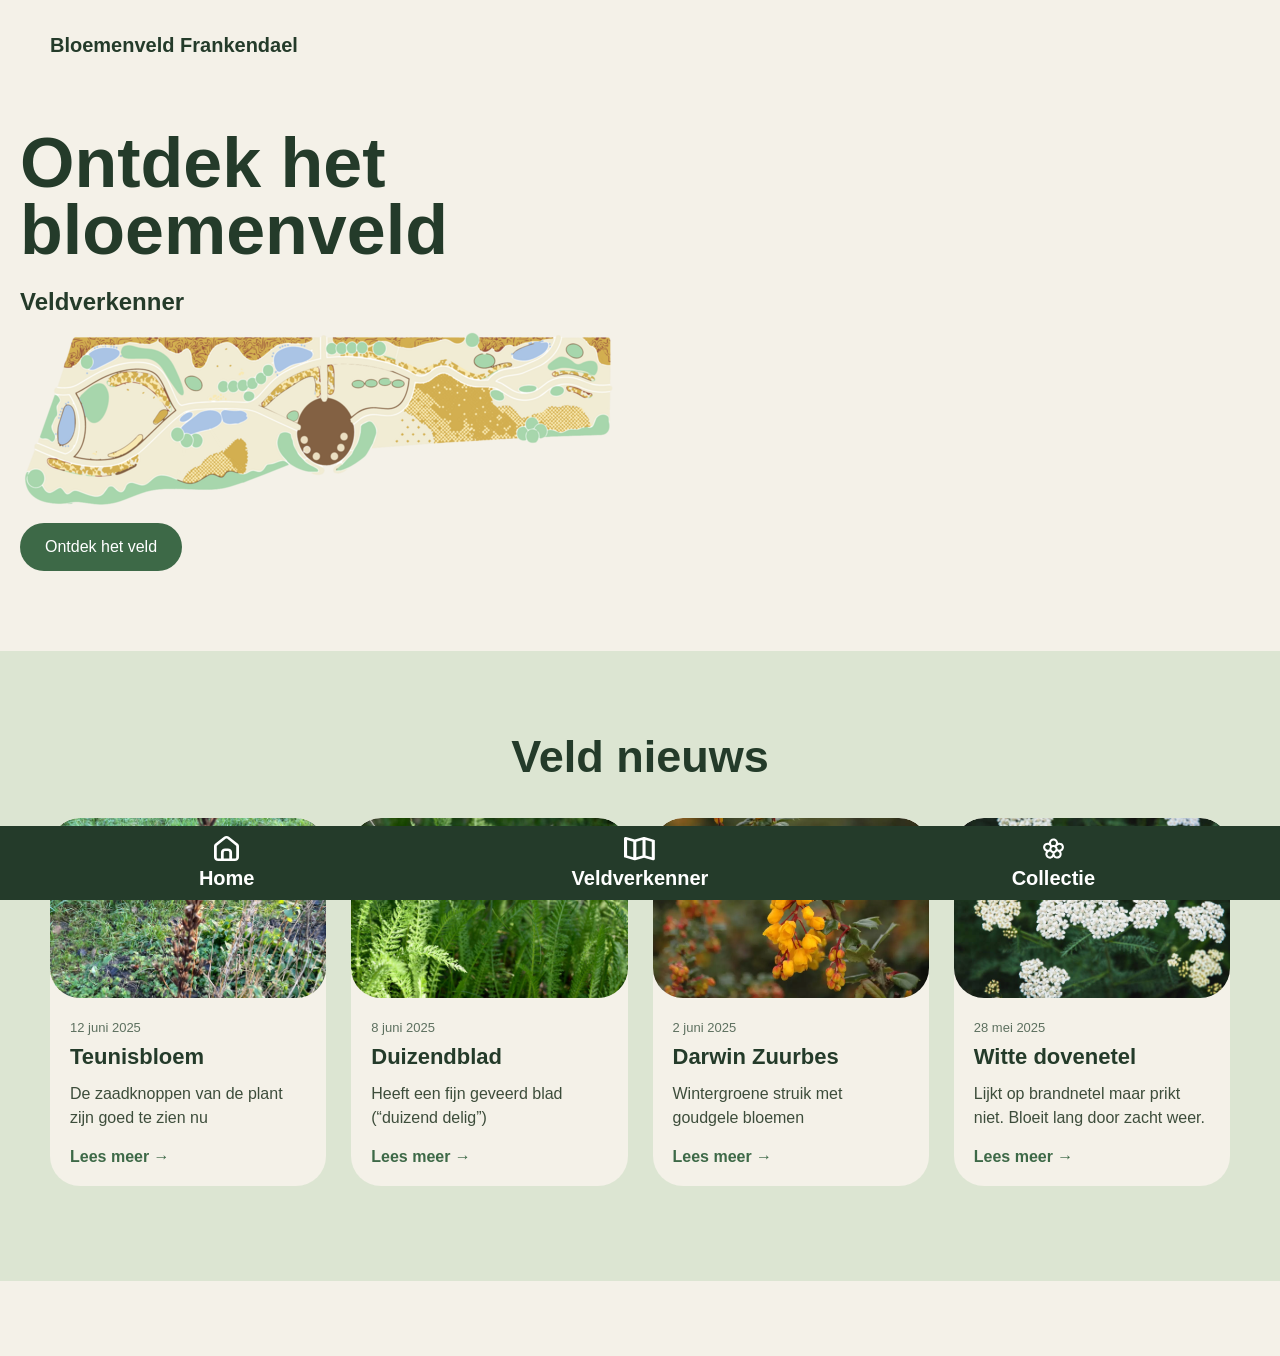
<file: Index.html>
<!DOCTYPE html>
<html lang="nl">

<head>
    <meta charset="UTF-8">
    <meta name="viewport" content="width=device-width, initial-scale=1.0">
    <title>Bloemenveld Frankendael</title>
    <link rel="stylesheet" href="style.css">
</head>

<body>

    <header>
        <a href="index.html" class="logo">
            Bloemenveld
            Frankendael
        </a>
    </header>

    <main>

        <section class="hero">
            <div class="hero-text">
                <h1>
                    Ontdek het
                    bloemenveld
                </h1>

                <!-- <p>
                    Ontdek de planten, bloemen en insecten
                    van het Bloemenveld in Park Frankendael.
                </p> -->
                <h2>Veldverkenner</h2>

                <img src="images/Plattegrond.png" alt="Bloemenveld">
                <a href="veldverkenner.html" class="button">Ontdek het veld</a>
            </div>

            <!-- <div class="hero-image">
                <div class="image-placeholder">
                    <img src="images/Plattegrond.png" alt="Bloemenveld">
                </div>
            </div> -->

        </section>

        <section class="news-section">
            <h2>Veld nieuws</h2>

            <div class="news-slider">

                <article class="news-card">
                    <img src="Bloemen/Teunisbloem.jpg" alt="Bloemen in het bloemenveld">
                    <div class="news-content">
                        <span class="news-date">12 juni 2025</span>
                        <h3>Teunisbloem</h3>
                        <p>De zaadknoppen van de plant zijn  goed te zien nu</p>
                        <a href="collectie.html">Lees meer →</a>
                    </div>
                </article>

                <article class="news-card">
                    <img src="Bloemen/Duizenblad.png" alt="Insecten in het bloemenveld">
                    <div class="news-content">
                        <span class="news-date">8 juni 2025</span>
                        <h3>Duizendblad</h3>
                        <p> Heeft een fijn geveerd blad (“duizend delig”)</p>
                        <a href="collectie.html">Lees meer →</a>
                    </div>
                </article>

                <article class="news-card">
                    <img src="Bloemen/Darwin Zuurbes.png" alt="Onderhoud aan het bloemenveld">
                    <div class="news-content">
                        <span class="news-date">2 juni 2025</span>
                        <h3>Darwin Zuurbes</h3>
                        <p>Wintergroene struik met goudgele bloemen</p>
                        <a href="collectie.html">Lees meer →</a>
                    </div>
                </article>

                <article class="news-card">
                    <img src="Bloemen/Witte dovenetel.png" alt="Ontdek het bloemenveld">
                    <div class="news-content">
                        <span class="news-date">28 mei 2025</span>
                        <h3>Witte dovenetel</h3>
                        <p> Lijkt op brandnetel maar prikt niet. Bloeit lang door zacht weer.</p>
                        <a href="collectie.html">Lees meer →</a>
                    </div>
                </article>

            </div>
        </section>

        <!-- <section class="intro">

            <h2>
                Kijk rond en ontdek<br>
                wat er groeit en bloeit
            </h2>

            <p>
                Het Bloemenveld Frankendael is een plek waar
                natuur en buurt samenkomen. Bekijk welke planten
                er te vinden zijn en ontdek het park op een andere manier.
            </p>
        </section> -->

    </main>

    <footer class="main-footer">
        <ul>
            <li>
                <a href="index.html" class="active">
                    <img src="images/Home.svg" alt="Logo" class="icon">
                    <span>Home</span>
                </a>
            </li>

            <li>
                <a href="veldverkenner.html">
                    <img src="images/Veldverkenner.svg" alt="Logo" class="icon">
                    <span>Veldverkenner</span>
                </a>
            </li>

            <li>
                <a href="collectie.html">
                    <img src="images/Collectie.svg" alt="Logo" class="icon">
                    <span>Collectie</span>
                </a>
            </li>
        </ul>
    </footer>

</body>

</html>
</file>
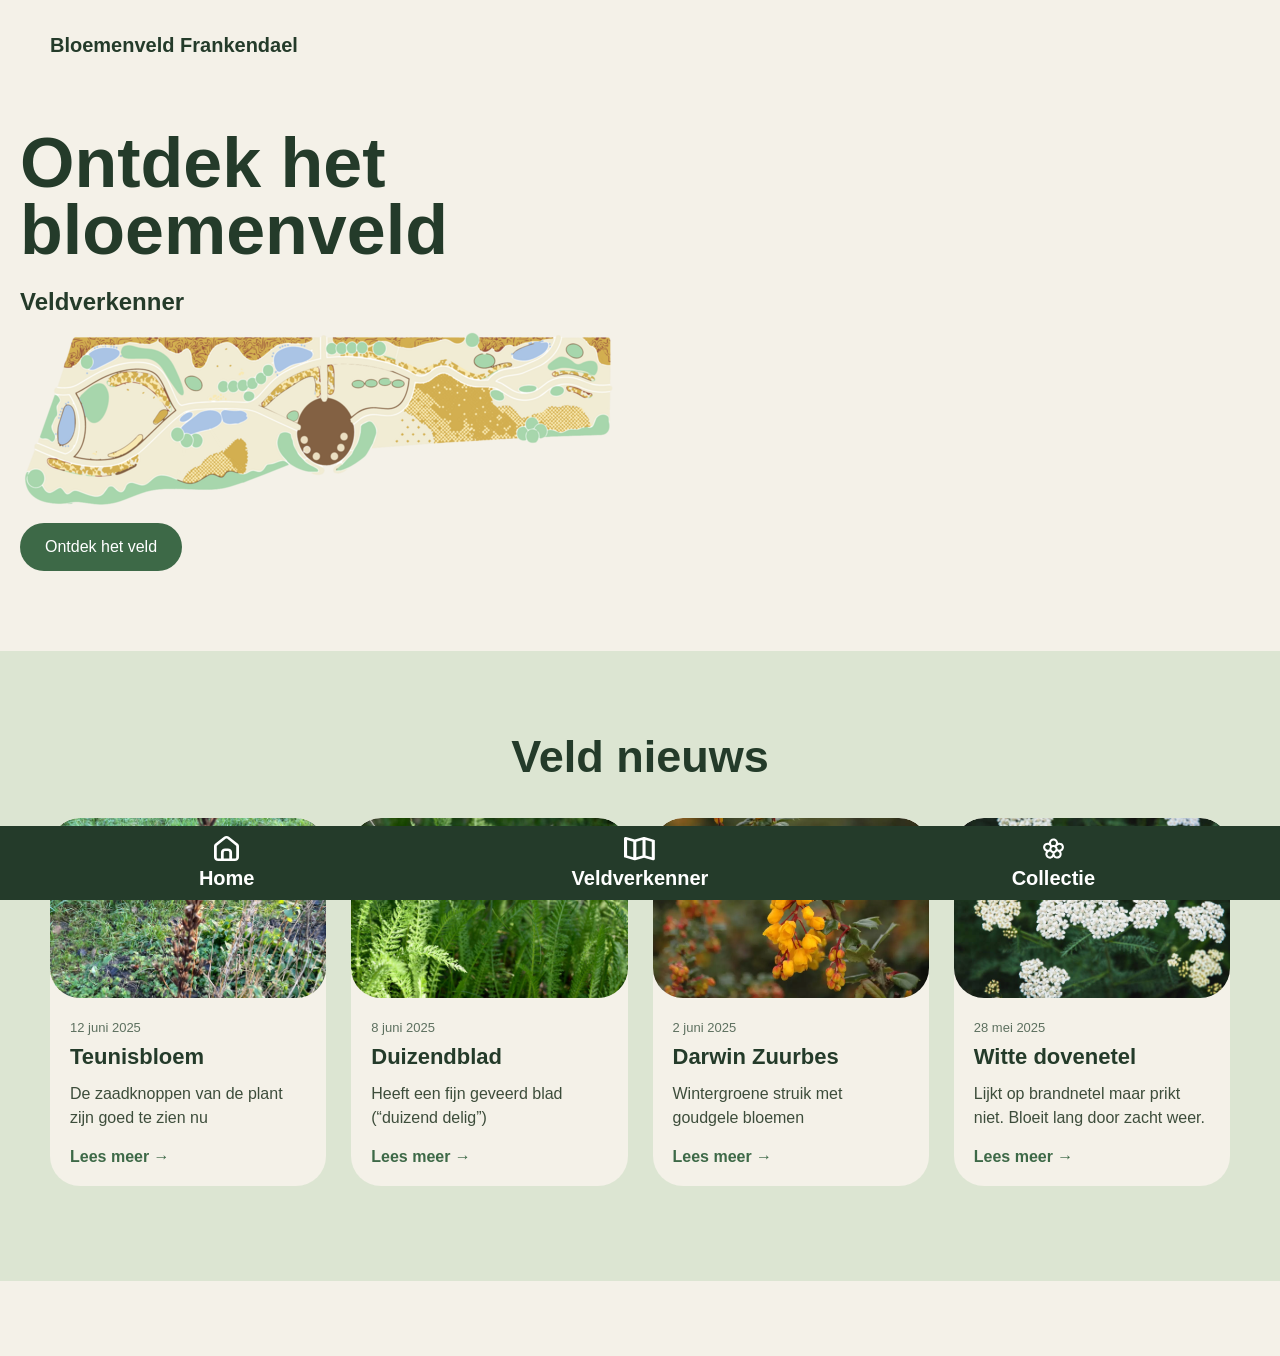
<file: index.html>
<!DOCTYPE html>
<html lang="nl">

<head>
    <meta charset="UTF-8">
    <meta name="viewport" content="width=device-width, initial-scale=1.0">
    <title>Bloemenveld Frankendael</title>
    <link rel="stylesheet" href="style.css">
</head>

<body>

    <header>
        <a href="index.html" class="logo">
            Bloemenveld
            Frankendael
        </a>
    </header>

    <main>

        <section class="hero">
            <div class="hero-text">
                <h1>
                    Ontdek het
                    bloemenveld
                </h1>

                <!-- <p>
                    Ontdek de planten, bloemen en insecten
                    van het Bloemenveld in Park Frankendael.
                </p> -->
                <h2>Veldverkenner</h2>

                <img src="images/Plattegrond.png" alt="Bloemenveld">
                <a href="veldverkenner.html" class="button">Ontdek het veld</a>
            </div>

            <!-- <div class="hero-image">
                <div class="image-placeholder">
                    <img src="images/Plattegrond.png" alt="Bloemenveld">
                </div>
            </div> -->

        </section>

        <section class="news-section">
            <h2>Veld nieuws</h2>

            <div class="news-slider">

                <article class="news-card">
                    <img src="Bloemen/Teunisbloem.jpg" alt="Bloemen in het bloemenveld">
                    <div class="news-content">
                        <span class="news-date">12 juni 2025</span>
                        <h3>Teunisbloem</h3>
                        <p>De zaadknoppen van de plant zijn  goed te zien nu</p>
                        <a href="collectie.html">Lees meer →</a>
                    </div>
                </article>

                <article class="news-card">
                    <img src="Bloemen/Duizenblad.png" alt="Insecten in het bloemenveld">
                    <div class="news-content">
                        <span class="news-date">8 juni 2025</span>
                        <h3>Duizendblad</h3>
                        <p> Heeft een fijn geveerd blad (“duizend delig”)</p>
                        <a href="collectie.html">Lees meer →</a>
                    </div>
                </article>

                <article class="news-card">
                    <img src="Bloemen/Darwin Zuurbes.png" alt="Onderhoud aan het bloemenveld">
                    <div class="news-content">
                        <span class="news-date">2 juni 2025</span>
                        <h3>Darwin Zuurbes</h3>
                        <p>Wintergroene struik met goudgele bloemen</p>
                        <a href="collectie.html">Lees meer →</a>
                    </div>
                </article>

                <article class="news-card">
                    <img src="Bloemen/Witte dovenetel.png" alt="Ontdek het bloemenveld">
                    <div class="news-content">
                        <span class="news-date">28 mei 2025</span>
                        <h3>Witte dovenetel</h3>
                        <p> Lijkt op brandnetel maar prikt niet. Bloeit lang door zacht weer.</p>
                        <a href="collectie.html">Lees meer →</a>
                    </div>
                </article>

            </div>
        </section>

        <!-- <section class="intro">

            <h2>
                Kijk rond en ontdek<br>
                wat er groeit en bloeit
            </h2>

            <p>
                Het Bloemenveld Frankendael is een plek waar
                natuur en buurt samenkomen. Bekijk welke planten
                er te vinden zijn en ontdek het park op een andere manier.
            </p>
        </section> -->

    </main>

    <footer class="main-footer">
        <ul>
            <li>
                <a href="index.html" class="active">
                    <img src="images/Home.svg" alt="Logo" class="icon">
                    <span>Home</span>
                </a>
            </li>

            <li>
                <a href="veldverkenner.html">
                    <img src="images/Veldverkenner.svg" alt="Logo" class="icon">
                    <span>Veldverkenner</span>
                </a>
            </li>

            <li>
                <a href="collectie.html">
                    <img src="images/Collectie.svg" alt="Logo" class="icon">
                    <span>Collectie</span>
                </a>
            </li>
        </ul>
    </footer>

</body>

</html>
</file>
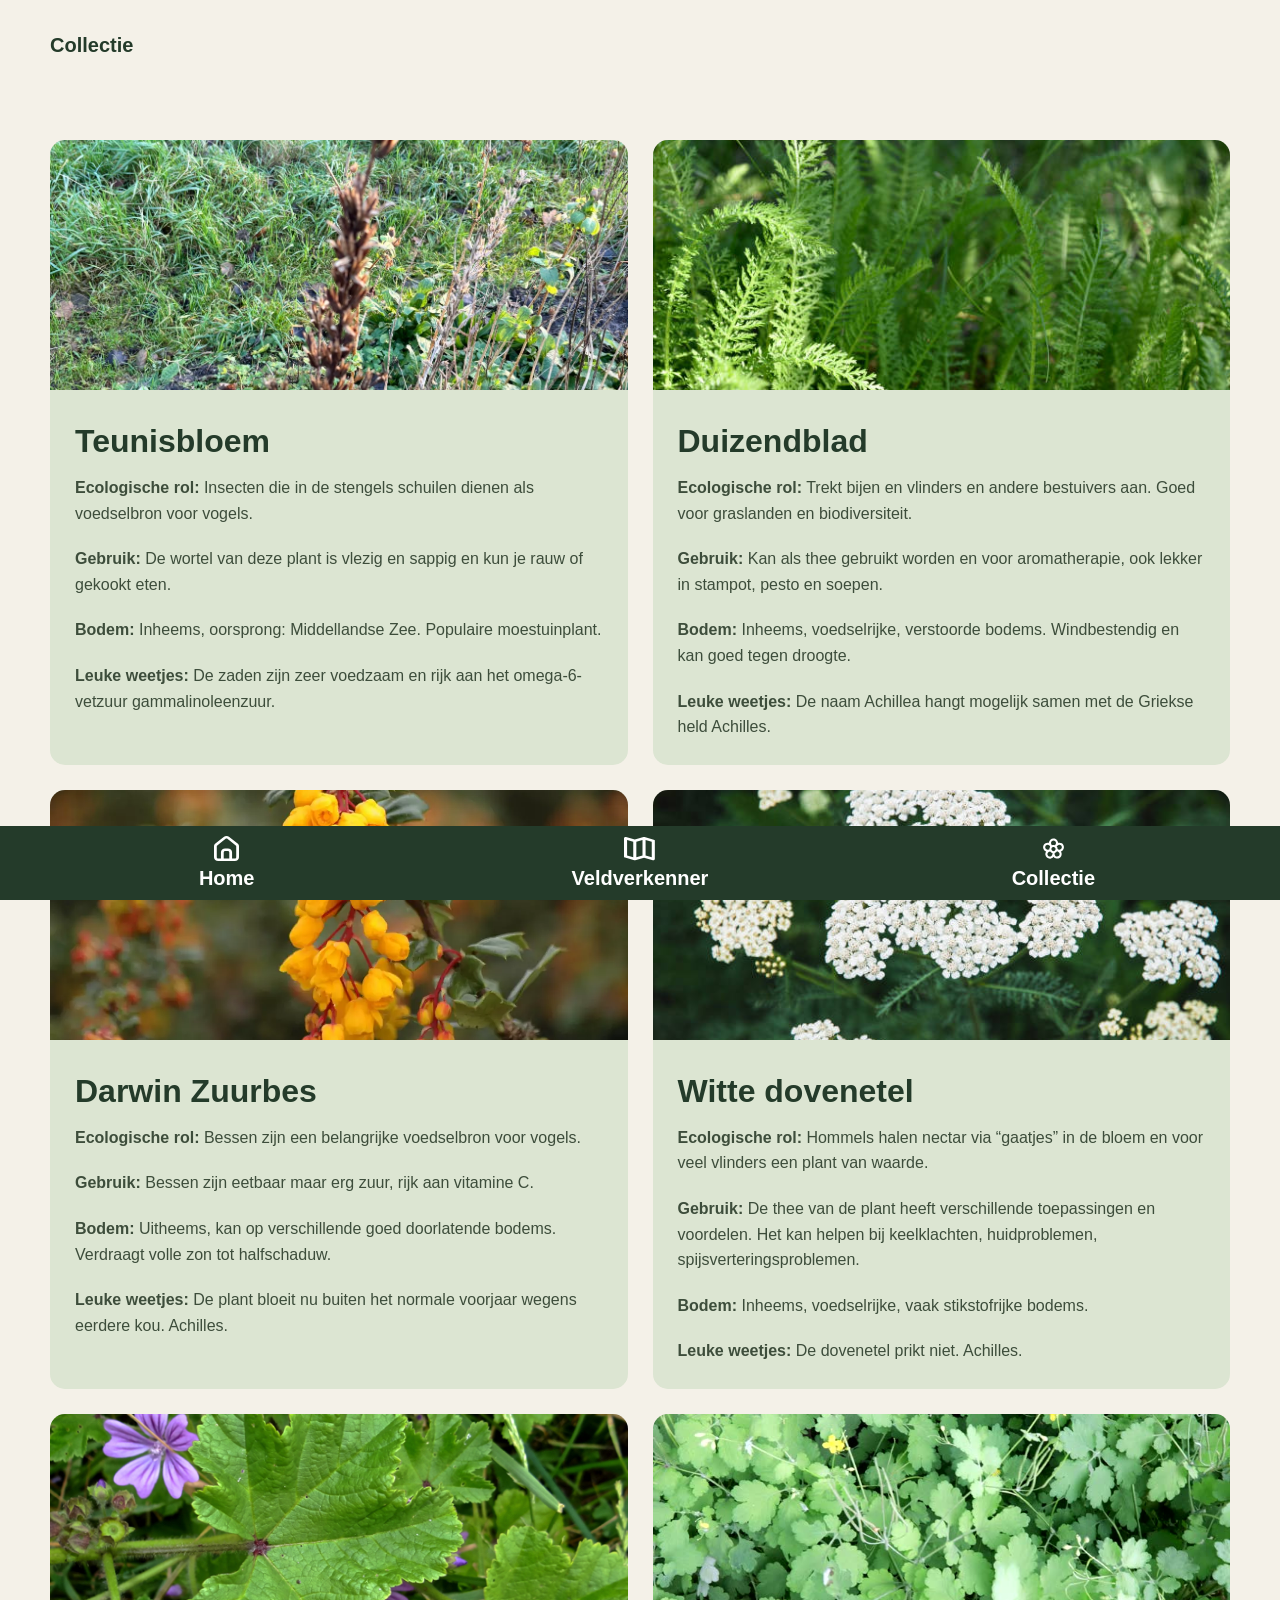
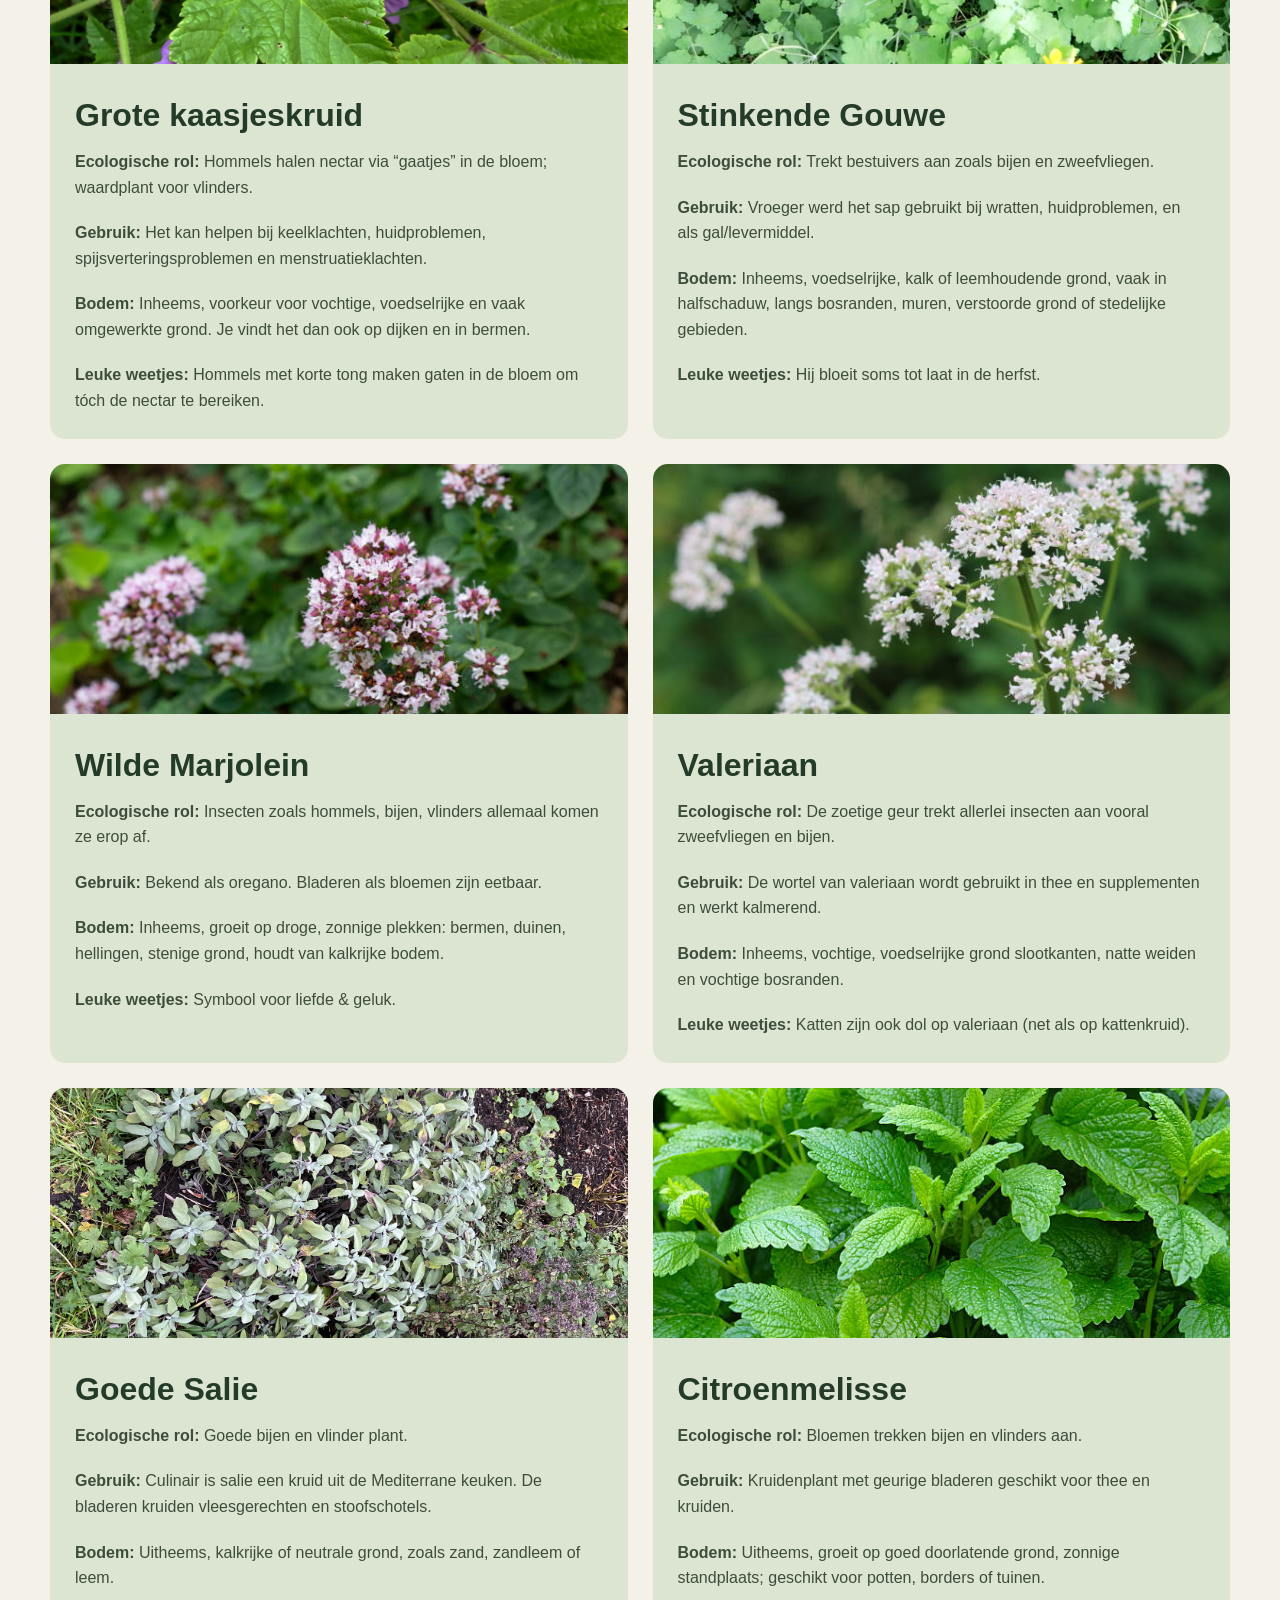
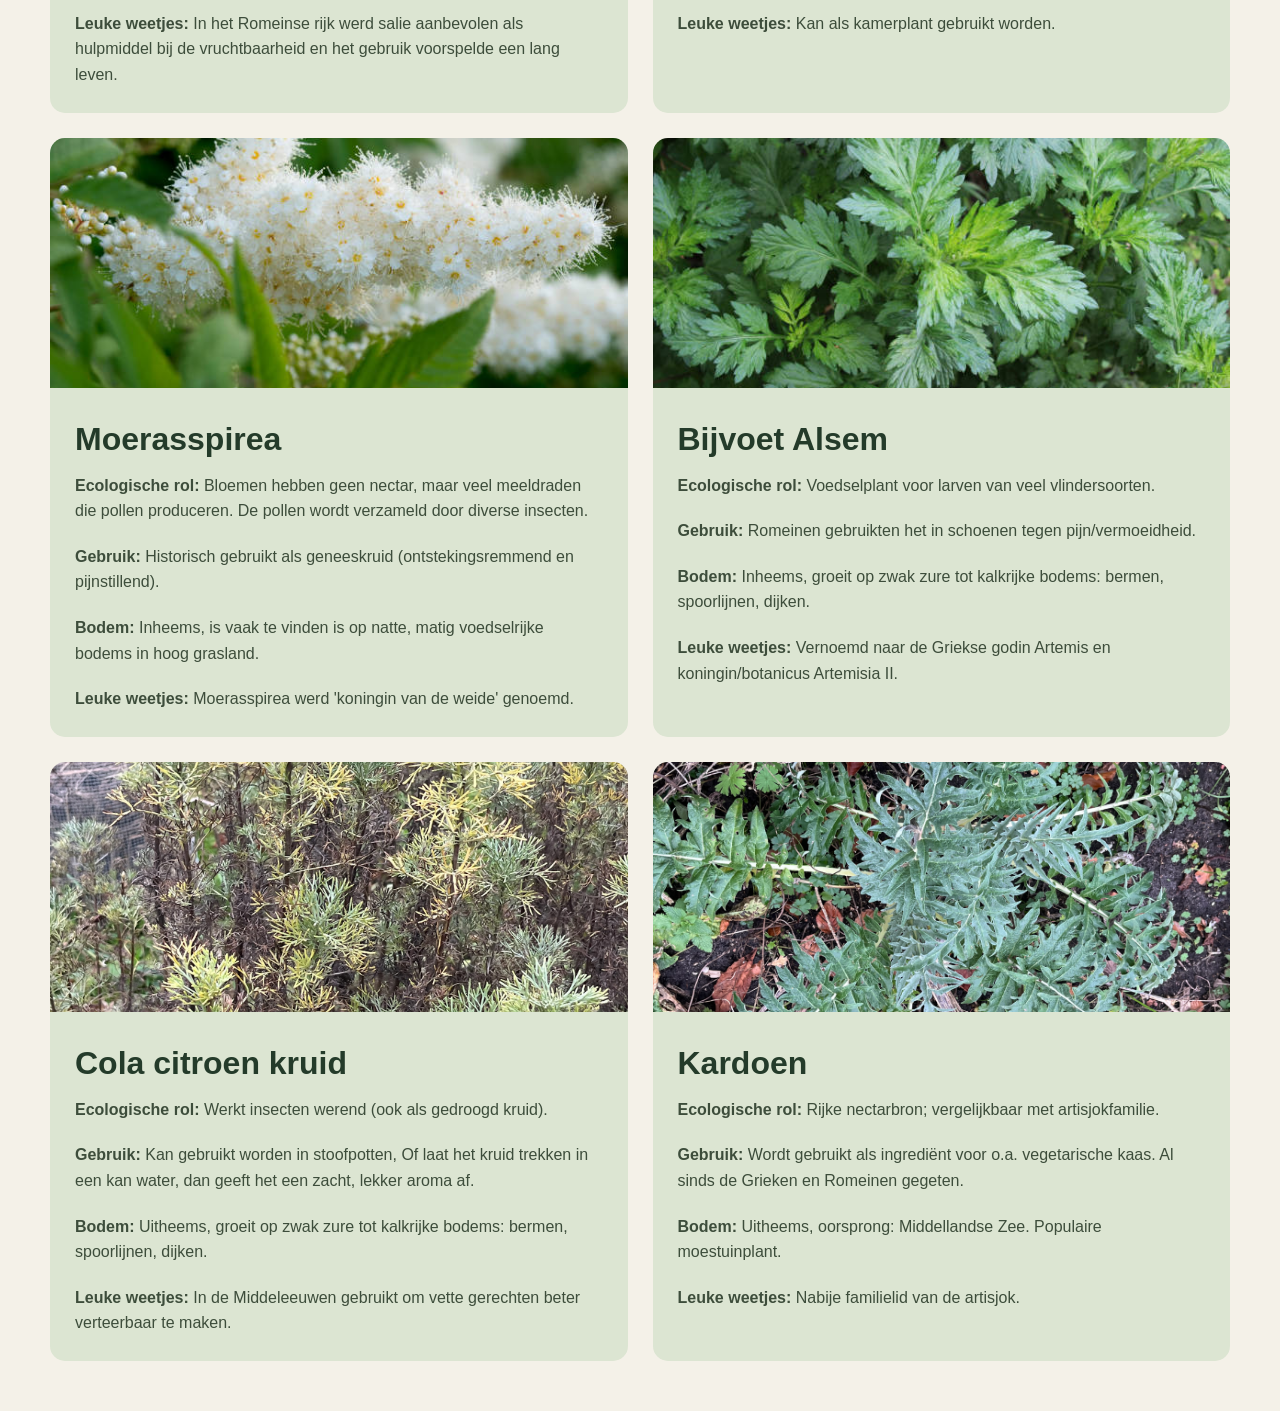
<file: collectie.html>
<!DOCTYPE html>
<html lang="nl">

<head>
    <meta charset="UTF-8">
    <meta name="viewport" content="width=device-width, initial-scale=1.0">
    <title>Collectie</title>
    <link rel="stylesheet" href="style.css">
</head>

<body>

    <header>
        <a href="index.html" class="logo">
            Collectie
        </a>
    </header>

    <main class="collectie">

        <!-- <section class="collectie-header">
            <h1>Ontdek de bloemen</h1>
        </section> -->

        <section class="bloemen-lijst">

            <article class="bloem-item">
                <img src="Bloemen/Teunisbloem.jpg" alt="Teunisbloem">

                <div class="bloem-info">
                    <h2>Teunisbloem</h2>
                    <p>
                        <strong>Ecologische rol:</strong> Insecten die in de stengels schuilen dienen als voedselbron
                        voor vogels.
                    </p>
                    <p>
                        <strong>Gebruik:</strong> De wortel van deze plant is vlezig en sappig en kun je rauw of gekookt
                        eten.
                    </p>
                    <p>
                        <strong>Bodem:</strong> Inheems, oorsprong: Middellandse Zee. Populaire moestuinplant.
                    </p>
                    <p>
                        <strong>Leuke weetjes:</strong> De zaden zijn zeer voedzaam en rijk aan het omega-6-vetzuur
                        gammalinoleenzuur.
                    </p>
                </div>
            </article>

            <article class="bloem-item">
                <img src="Bloemen/Duizenblad.png" alt="Duizendblad">

                <div class="bloem-info">
                    <h2>Duizendblad</h2>
                    <p>
                        <strong>Ecologische rol:</strong> Trekt bijen en vlinders en andere bestuivers aan. Goed voor
                        graslanden en biodiversiteit.
                    </p>
                    <p>
                        <strong>Gebruik:</strong> Kan als thee gebruikt worden en voor aromatherapie, ook lekker in
                        stampot, pesto en soepen.
                    </p>
                    <p>
                        <strong>Bodem:</strong> Inheems, voedselrijke, verstoorde bodems. Windbestendig en kan goed
                        tegen droogte.
                    </p>
                    <p>
                        <strong>Leuke weetjes:</strong> De naam Achillea hangt mogelijk samen met de Griekse held
                        Achilles.
                    </p>
                </div>
            </article>

            <article class="bloem-item">
                <img src="Bloemen/Darwin Zuurbes.png" alt="Darwin Zuurbes">

                <div class="bloem-info">
                    <h2>Darwin Zuurbes</h2>
                    <p>
                        <strong>Ecologische rol:</strong> Bessen zijn een belangrijke voedselbron voor vogels.
                    </p>
                    <p>
                        <strong>Gebruik:</strong> Bessen zijn eetbaar maar erg zuur, rijk aan vitamine C.
                    </p>
                    <p>
                        <strong>Bodem:</strong> Uitheems, kan op verschillende goed doorlatende bodems. Verdraagt volle
                        zon tot halfschaduw.
                    </p>
                    <p>
                        <strong>Leuke weetjes:</strong> De plant bloeit nu buiten het normale voorjaar wegens eerdere
                        kou.
                        Achilles.
                    </p>
                </div>
            </article>

            <article class="bloem-item">
                <img src="Bloemen/Witte dovenetel.png" alt="Witte dovenetel">

                <div class="bloem-info">
                    <h2>Witte dovenetel</h2>
                    <p>
                        <strong>Ecologische rol:</strong> Hommels halen nectar via “gaatjes” in de bloem en voor veel
                        vlinders een plant van waarde.
                    </p>
                    <p>
                        <strong>Gebruik:</strong> De thee van de plant heeft verschillende toepassingen en
                        voordelen. Het kan helpen bij keelklachten, huidproblemen, spijsverteringsproblemen.
                    </p>
                    <p>
                        <strong>Bodem:</strong> Inheems, voedselrijke, vaak stikstofrijke bodems.
                    </p>
                    <p>
                        <strong>Leuke weetjes:</strong> De dovenetel prikt niet.
                        Achilles.
                    </p>
                </div>
            </article>

            <article class="bloem-item">
                <img src="Bloemen/Grote kaasjeskruid.png" alt="Grote kaasjeskruid">

                <div class="bloem-info">
                    <h2>Grote kaasjeskruid</h2>
                    <p>
                        <strong>Ecologische rol:</strong> Hommels halen nectar via “gaatjes” in de bloem; waardplant
                        voor vlinders.
                    </p>
                    <p>
                        <strong>Gebruik:</strong> Het kan helpen bij keelklachten, huidproblemen,
                        spijsverteringsproblemen en
                        menstruatieklachten.
                    </p>
                    <p>
                        <strong>Bodem:</strong> Inheems, voorkeur voor vochtige, voedselrijke en vaak omgewerkte grond.
                        Je vindt het dan ook op dijken en in bermen.
                    </p>
                    <p>
                        <strong>Leuke weetjes:</strong> Hommels met korte tong maken gaten in de bloem om tóch de nectar
                        te bereiken.
                    </p>
                </div>
            </article>

            <article class="bloem-item">
                <img src="Bloemen/Stinkende Gouwe.png" alt="Stinkende Gouwe">

                <div class="bloem-info">
                    <h2>Stinkende Gouwe</h2>
                    <p>
                        <strong>Ecologische rol:</strong> Trekt bestuivers aan zoals bijen en zweefvliegen.
                    </p>
                    <p>
                        <strong>Gebruik:</strong> Vroeger werd het sap gebruikt bij wratten, huidproblemen, en als
                        gal/levermiddel.
                    </p>
                    <p>
                        <strong>Bodem:</strong> Inheems, voedselrijke, kalk of leemhoudende grond, vaak in
                        halfschaduw, langs bosranden, muren, verstoorde grond of stedelijke gebieden.
                    </p>
                    <p>
                        <strong>Leuke weetjes:</strong> Hij bloeit soms tot laat in de herfst.
                    </p>
                </div>
            </article>

            <article class="bloem-item">
                <img src="Bloemen/Wild Marjolein.png" alt="Wilde Marjolein">

                <div class="bloem-info">
                    <h2>Wilde Marjolein</h2>
                    <p>
                        <strong>Ecologische rol:</strong> Insecten zoals hommels, bijen, vlinders allemaal komen ze erop
                        af.
                    </p>
                    <p>
                        <strong>Gebruik:</strong> Bekend als oregano. Bladeren als bloemen zijn eetbaar.
                    </p>
                    <p>
                        <strong>Bodem:</strong> Inheems, groeit op droge, zonnige plekken: bermen, duinen, hellingen,
                        stenige grond, houdt van kalkrijke bodem.
                    </p>
                    <p>
                        <strong>Leuke weetjes:</strong> Symbool voor liefde & geluk.
                    </p>
                </div>
            </article>

            <article class="bloem-item">
                <img src="Bloemen/Valeriaan.png" alt="Valeriaan">

                <div class="bloem-info">
                    <h2>Valeriaan</h2>
                    <p>
                        <strong>Ecologische rol:</strong> De zoetige geur trekt allerlei insecten aan vooral
                        zweefvliegen en bijen.
                    </p>
                    <p>
                        <strong>Gebruik:</strong> De wortel van valeriaan wordt gebruikt in thee en supplementen en
                        werkt kalmerend.
                    </p>
                    <p>
                        <strong>Bodem:</strong> Inheems, vochtige, voedselrijke grond slootkanten, natte weiden en
                        vochtige bosranden.
                    </p>
                    <p>
                        <strong>Leuke weetjes:</strong> Katten zijn ook dol op valeriaan (net als op kattenkruid).
                    </p>
                </div>
            </article>

            <article class="bloem-item">
                <img src="Bloemen/Goede Salie.png" alt="Goede Salie">

                <div class="bloem-info">
                    <h2>Goede Salie</h2>
                    <p>
                        <strong>Ecologische rol:</strong> Goede bijen en vlinder plant.
                    </p>
                    <p>
                        <strong>Gebruik:</strong> Culinair is salie een kruid uit de Mediterrane keuken. De bladeren
                        kruiden vleesgerechten en stoofschotels.
                    </p>
                    <p>
                        <strong>Bodem:</strong> Uitheems, kalkrijke of neutrale grond, zoals zand, zandleem of leem.
                    </p>
                    <p>
                        <strong>Leuke weetjes:</strong> In het Romeinse rijk werd salie aanbevolen als hulpmiddel bij de
                        vruchtbaarheid en het gebruik voorspelde een lang leven.
                    </p>
                </div>
            </article>

            <article class="bloem-item">
                <img src="Bloemen/Citroenmelisse.png" alt="Citroenmelisse">

                <div class="bloem-info">
                    <h2>Citroenmelisse</h2>
                    <p>
                        <strong>Ecologische rol:</strong> Bloemen trekken bijen en vlinders aan.
                    </p>
                    <p>
                        <strong>Gebruik:</strong> Kruidenplant met geurige bladeren geschikt voor thee en kruiden.
                    </p>
                    <p>
                        <strong>Bodem:</strong> Uitheems, groeit op goed doorlatende grond, zonnige standplaats;
                        geschikt voor potten, borders of tuinen.
                    </p>
                    <p>
                        <strong>Leuke weetjes:</strong> Kan als kamerplant gebruikt worden.
                    </p>
                </div>
            </article>

            <article class="bloem-item">
                <img src="Bloemen/Moerasspirea.png" alt="Moerasspirea">

                <div class="bloem-info">
                    <h2>Moerasspirea</h2>
                    <p>
                        <strong>Ecologische rol:</strong> Bloemen hebben geen nectar, maar veel meeldraden die pollen
                        produceren. De pollen wordt verzameld door diverse insecten.
                    </p>
                    <p>
                        <strong>Gebruik:</strong> Historisch gebruikt als geneeskruid (ontstekingsremmend en
                        pijnstillend).
                    </p>
                    <p>
                        <strong>Bodem:</strong> Inheems, is vaak te vinden is op natte, matig voedselrijke bodems in
                        hoog grasland.
                    </p>
                    <p>
                        <strong>Leuke weetjes:</strong> Moerasspirea werd 'koningin van de weide' genoemd.
                    </p>
                </div>
            </article>

            <article class="bloem-item">
                <img src="Bloemen/Bijvoet Alsem.png" alt="Bijvoet Alsem">

                <div class="bloem-info">
                    <h2>Bijvoet Alsem</h2>
                    <p>
                        <strong>Ecologische rol:</strong> Voedselplant voor larven van veel vlindersoorten.
                    </p>
                    <p>
                        <strong>Gebruik:</strong> Romeinen gebruikten het in schoenen tegen pijn/vermoeidheid.
                    </p>
                    <p>
                        <strong>Bodem:</strong> Inheems, groeit op zwak zure tot kalkrijke bodems: bermen, spoorlijnen,
                        dijken.
                    </p>
                    <p>
                        <strong>Leuke weetjes:</strong> Vernoemd naar de Griekse godin Artemis en koningin/botanicus
                        Artemisia II.
                    </p>
                </div>
            </article>

            <article class="bloem-item">
                <img src="Bloemen/Cola citroen kruid.jpg" alt="Cola citroen kruid">

                <div class="bloem-info">
                    <h2>Cola citroen kruid</h2>
                    <p>
                        <strong>Ecologische rol:</strong> Werkt insecten werend (ook als gedroogd kruid).
                    </p>
                    <p>
                        <strong>Gebruik:</strong> Kan gebruikt worden in stoofpotten, Of laat het kruid
                        trekken in een kan water, dan geeft het een zacht, lekker aroma af.
                    </p>
                    <p>
                        <strong>Bodem:</strong> Uitheems, groeit op zwak zure tot kalkrijke bodems: bermen, spoorlijnen,
                        dijken.
                    </p>
                    <p>
                        <strong>Leuke weetjes:</strong> In de Middeleeuwen gebruikt om vette gerechten beter verteerbaar
                        te maken.
                    </p>
                </div>
            </article>

            <article class="bloem-item">
                <img src="Bloemen/Kardoen.png" alt="Kardoen">

                <div class="bloem-info">
                    <h2>Kardoen</h2>
                    <p>
                        <strong>Ecologische rol:</strong> Rijke nectarbron; vergelijkbaar met artisjokfamilie.
                    </p>
                    <p>
                        <strong>Gebruik:</strong> Wordt gebruikt als ingrediënt voor o.a. vegetarische kaas. Al
                        sinds de Grieken en Romeinen gegeten.
                    <p>
                        <strong>Bodem:</strong> Uitheems, oorsprong: Middellandse Zee. Populaire moestuinplant.
                    </p>
                    <p>
                        <strong>Leuke weetjes:</strong> Nabije familielid van de artisjok.
                    </p>
                </div>
            </article>

        </section>

    </main>

    <footer class="main-footer">
        <ul>
            <li>
                <a href="index.html" class="active">
                    <img src="images/Home.svg" alt="Logo" class="icon">
                    <span>Home</span>
                </a>
            </li>

            <li>
                <a href="veldverkenner.html">
                    <img src="images/Veldverkenner.svg" alt="Logo" class="icon">
                    <span>Veldverkenner</span>
                </a>
            </li>

            <li>
                <a href="collectie.html">
                    <img src="images/Collectie.svg" alt="Logo" class="icon">
                    <span>Collectie</span>
                </a>
            </li>
        </ul>
    </footer>

</body>

</html>
</file>
<file: style.css>
* {
    box-sizing: border-box;
    margin: 0;
    padding: 0;
}

html,
body {
    width: 100%;
    min-height: 100%;
}

body {
    font-family: Arial, sans-serif;
    background: #f4f1e8;
    color: #243b2a;
}

/* HEADER */
header {
    position: fixed;
    top: 0;
    left: 0;
    width: 100%;
    height: 90px;
    display: flex;
    justify-content: space-between;
    align-items: center;
    padding: 20px 50px;
    background: #f4f1e8;
    z-index: 9999;
}

.logo {
    font-size: 20px;
    font-weight: bold;
    line-height: 1;
    color: #243b2a;
    text-decoration: none;
}

nav {
    display: flex;
    align-items: center;
    gap: 30px;
}

nav a {
    text-decoration: none;
    color: #243b2a;
    font-size: 16px;
}

/* MAIN */
main {
    padding-top: 90px;
    padding-bottom: 75px;
}

/* HERO / HOMEPAGE */
.hero {
    display: flex;
    min-height: 550px;
    padding: 40px 20px 80px;
    gap: 50px;
    align-items: center;
}

.hero-text {
    width: 50%;
}

h1 {
    font-size: 50px;
    line-height: 0.95;
    margin-bottom: 25px;
}

@media (min-width: 701px) {
    h1 {
        font-size: clamp(3.125rem, -0.8523rem + 9.0909vw, 4.375rem);
    }
}

.hero-text p {
    max-width: 450px;
    line-height: 1.6;
    margin-bottom: 30px;
}

.button {
    display: inline-block;
    background: #3d6947;
    color: white;
    padding: 15px 25px;
    text-decoration: none;
    border-radius: 30px;
}

.hero-image {
    width: 50%;
}

.image-placeholder {
    height: 450px;
    background: #b7c7a5;
    display: flex;
    justify-content: center;
    align-items: center;
    text-align: center;
    color: #3d4d3b;
}

/* INTRODUCTIE */
.intro {
    background: #dce5d2;
    padding: 80px 50px;
    text-align: center;
}

.intro h2 {
    font-size: 45px;
    line-height: 1;
    margin-bottom: 25px;
}

.intro p {
    max-width: 600px;
    margin: 0 auto;
    line-height: 1.6;
}

/* FOOTER */
.main-footer {
    position: fixed;
    bottom: 0;
    left: 0;
    width: 100%;
    background: #243b2a;
    color: white;
    padding: 10px 20px;
    z-index: 9999;
}

.main-footer ul {
    display: flex;
    justify-content: space-around;
    align-items: center;
    list-style: none;
    margin: 0;
    padding: 0;
}

.main-footer li {
    flex: 1;
    text-align: center;
}

.main-footer a {
    display: flex;
    flex-direction: column;
    align-items: center;
    gap: 6px;
    color: white;
    text-decoration: none;
    font-size: 20px;
    font-weight: bold;
}

.main-footer a:hover {
    color: #243b2a;
}

.main-footer .icon {
    font-size: 30px;
    line-height: 1;
    color: #fff;
    filter: brightness(0) invert(1);
}

/* NIEUWSSECTIE */
.news-section {
    background: #dce5d2;
    padding: 80px 50px;
}

.news-section h2 {
    font-size: 45px;
    color: #243b2a;
    margin-bottom: 35px;
    text-align: center;
}

.news-slider {
    display: flex;
    gap: 25px;
    max-width: 1200px;
    margin: 0 auto;
    overflow-x: auto;
    scroll-snap-type: x mandatory;
    padding-bottom: 15px;
}

.news-card {
    background: #f4f1e8;
    border-radius: 30px;
    overflow: hidden;
    min-width: 270px;
    flex: 1;
    scroll-snap-align: start;
}

.news-card img {
    width: 100%;
    height: 180px;
    object-fit: cover;
    display: block;
    border-radius: 30px;
}

.news-content {
    padding: 20px;
}

.news-date {
    font-size: 13px;
    color: #5d705f;
}

.news-content h3 {
    color: #243b2a;
    font-size: 22px;
    margin: 8px 0 12px;
}

.news-content p {
    color: #3d4d3b;
    line-height: 1.5;
    margin-bottom: 18px;
}

.news-content a {
    color: #3d6947;
    font-weight: bold;
    text-decoration: none;
}

.news-content a:hover {
    text-decoration: underline;
}

/* COLLECTIEPAGINA */
.collectie {
    padding: 140px 50px 50px;
    background: #f4f1e8;
}

.collectie-header {
    max-width: 700px;
    margin: 0 auto 60px;
    text-align: center;
}

.collectie-header h1 {
    font-size: 50px;
    color: #243b2a;
    margin-bottom: 20px;
}

.collectie-header p {
    line-height: 1.6;
    color: #3d4d3b;
}

/* COLLECTIEKAARTEN: TWEE KOLOMMEN */
.bloemen-lijst {
    display: grid;
    grid-template-columns: repeat(2, minmax(0, 1fr));
    gap: 25px;
    max-width: 1200px;
    margin: 0 auto;
}

/* INDIVIDUELE BLOEMKAART */
.bloem-item {
    display: flex;
    flex-direction: column;
    min-width: 0;
    min-height: 0;
    margin-bottom: 0;
    background: #dce5d2;
    border-radius: 15px;
    overflow: hidden;
}

/* AFBEELDING VAN DE BLOEM */
.bloem-item img {
    display: block;
    width: 100%;
    height: 250px;
    object-fit: cover;
}

/* TEKST IN DE BLOEMKAART */
.bloem-info {
    padding: 25px;
}

.bloem-type {
    font-size: 13px;
    color: #5d705f;
    text-transform: uppercase;
    font-weight: bold;
}

.bloem-info h2 {
    font-size: 32px;
    color: #243b2a;
    margin: 8px 0 15px;
    overflow-wrap: anywhere;
}

.bloem-info p {
    line-height: 1.6;
    color: #3d4d3b;
    margin-bottom: 20px;
}

.bloem-info p:last-child {
    margin-bottom: 0;
}

.bloem-info a {
    color: #3d6947;
    font-weight: bold;
    text-decoration: none;
}

.bloem-info a:hover {
    text-decoration: underline;
}

/* OPENSTREETMAP */
.kaart-sectie {
    padding: 120px 50px 50px;
    background: #f4f1e8;
}

.kaart-header {
    max-width: 700px;
    margin: 0 auto 30px;
    text-align: center;
}

.kaart-header h1 {
    color: #243b2a;
    margin-bottom: 20px;
}

.kaart-header p {
    color: #3d4d3b;
    line-height: 1.6;
}

.kaart-container {
    width: 100%;
    max-width: 1200px;
    margin: 0 auto;
    border-radius: 15px;
    overflow: hidden;
}

.kaart-container iframe {
    display: block;
    width: 100%;
    height: 500px;
    border: 0;
}

.kaart-link {
    display: block;
    width: fit-content;
    margin: 20px auto 0;
    color: #3d6947;
    font-weight: bold;
    text-align: center;
    text-decoration: none;
}

.kaart-link:hover {
    text-decoration: underline;
}

/* OPENSTREETMAP: VULT DE BESCHIKBARE PAGINARUIMTE */
main:has(.kaart-sectie) {
    padding: 90px 0 75px;
}

main:has(.kaart-sectie) .kaart-sectie {
    display: flex;
    flex-direction: column;
    width: 100%;
    height: calc(100vh - 165px);
    min-height: 300px;
    padding: 0;
}

main:has(.kaart-sectie) .kaart-header {
    display: none;
}

main:has(.kaart-sectie) .kaart-container {
    flex: 1;
    width: 100%;
    max-width: none;
    min-height: 0;
    margin: 0;
    border-radius: 0;
    overflow: hidden;
}

main:has(.kaart-sectie) .kaart-container iframe {
    display: block;
    width: 100%;
    height: 100%;
    min-height: 0;
    border: 0;
}

main:has(.kaart-sectie) .kaart-link {
    flex: 0 0 auto;
    margin: 8px auto 0;
}

/* MOBIELE WEERGAVE */
@media (max-width: 700px) {
    /* Header */
    header {
        height: 75px;
        padding: 20px;
    }

    nav {
        display: none;
    }

    /* Pagina-indeling */
    main {
        padding-top: 75px;
        padding-bottom: 90px;
    }

    /* Hero */
    .hero {
        flex-direction: column;
        padding: 30px 20px 60px;
    }

    .hero-text,
    .hero-image {
        width: 100%;
        order: 2;
    }

    .hero-text img {
        width: 100%;
        max-width: 450px;
        height: 250px;
        object-fit: cover;
        object-position: center;
        display: block;
        margin-bottom: 30px;
    }

    .image-placeholder {
        height: 300px;
    }

    /* Introductie */
    .intro {
        padding: 60px 20px;
    }

    .intro h2 {
        font-size: 35px;
    }

    /* Nieuws */
    .news-section {
        padding: 60px 20px;
    }

    .news-section h2 {
        font-size: 35px;
    }

    .news-card {
        min-width: 85%;
    }

    /* Footer */
    .main-footer {
        padding: 20px 10px;
    }

    .main-footer a {
        font-size: 16px;
    }

    .main-footer .icon {
        font-size: 26px;
    }

    /* Collectiepagina */
    .collectie {
        padding: 100px 12px 60px;
    }

    .collectie-header {
        margin: 0 auto 35px;
        padding: 0 8px;
    }

    .collectie-header h1 {
        font-size: 40px;
    }

    /* Twee collectiekaarten naast elkaar op mobiel */
    .bloemen-lijst {
        grid-template-columns: repeat(2, minmax(0, 1fr));
        gap: 12px;
    }

    .bloem-item {
        border-radius: 12px;
    }

    .bloem-item img {
        height: 140px;
    }

    .bloem-info {
        padding: 12px;
    }

    .bloem-info h2 {
        font-size: 19px;
        margin: 8px 0 10px;
    }

    .bloem-info p {
        font-size: 13px;
        line-height: 1.45;
        margin-bottom: 12px;
    }

    .bloem-type {
        font-size: 10px;
    }

    /* OpenStreetMap op mobiel */
    main:has(.kaart-sectie) {
        padding: 75px 0 90px;
    }

    main:has(.kaart-sectie) .kaart-sectie {
        height: calc(100vh - 165px);
        height: calc(100dvh - 165px);
        min-height: 250px;
    }
}


/* VELDVERKENNER, INTERACTIEVE STIPJES + COLLECTIEPANEEL */

.kaart-container {
    position: relative;
}

#kaart {
    width: 100%;
    height: 100%;
}

main:has(.kaart-sectie) .kaart-container #kaart {
    position: absolute;
    inset: 0;
}

/* Stipjes */
.stip-wrapper {
    background: none;
    border: 0;
}

.stip {
    display: grid;
    place-items: center;
    width: 40px;
    height: 40px;
    background: #fff;
    border: 3px solid #243b2a;
    border-radius: 50% 50% 50% 0;
    transform: rotate(-45deg);
    transition: transform 0.15s ease;
}

.stip img {
    width: 22px;
    height: 22px;
    transform: rotate(45deg);
}

.leaflet-marker-icon:hover .stip,
.leaflet-marker-icon:focus-visible .stip {
    transform: rotate(-45deg) scale(1.15);
}

.leaflet-marker-icon:focus-visible {
    outline: 3px solid #3d6947;
    outline-offset: 4px;
    border-radius: 8px;
}

.collectie-paneel {
    position: absolute;
    z-index: 1100;
    left: 0;
    right: 0;
    bottom: 0;
    max-height: 60%;
    overflow-y: auto;
    padding: 20px 16px 24px;
    background: #f4f1e8;
    border-radius: 16px 16px 0 0;
    box-shadow: 0 -4px 16px rgba(36, 59, 42, 0.25);
}

.collectie-paneel[hidden] {
    display: none;
}

.collectie-paneel h2 {
    font-size: 28px;
    color: #243b2a;
    margin: 0 44px 6px 0;
}

.collectie-paneel h2:focus {
    outline: none;
}

.paneel-intro {
    color: #3d4d3b;
    line-height: 1.5;
    margin-bottom: 16px;
}

.paneel-sluit {
    position: absolute;
    top: 8px;
    right: 8px;
    width: 44px;
    height: 44px;
    font-size: 28px;
    line-height: 1;
    color: #243b2a;
    background: none;
    border: 0;
    cursor: pointer;
}

.paneel-sluit:focus-visible {
    outline: 3px solid #3d6947;
    border-radius: 8px;
}

.paneel-lijst {
    display: grid;
    gap: 12px;
    list-style: none;
}

.plant-kaart {
    display: flex;
    gap: 12px;
    align-items: center;
    padding: 12px;
    background: #dce5d2;
    border-radius: 15px;
}

.plant-kaart img {
    width: 72px;
    height: 72px;
    object-fit: cover;
    border-radius: 10px;
}

.plant-kaart h3 {
    font-size: 18px;
    color: #243b2a;
}

.plant-kaart em {
    color: #5d705f;
    font-size: 14px;
}

.plant-kaart p {
    color: #3d4d3b;
    margin-top: 4px;
}

/* Desktop: zijpaneel rechts */
@media (min-width: 701px) {
    .collectie-paneel {
        left: auto;
        top: 0;
        width: 380px;
        max-height: none;
        border-radius: 0;
        box-shadow: -4px 0 16px rgba(36, 59, 42, 0.25);
    }
}

@media (prefers-reduced-motion: reduce) {
    .stip {
        transition: none;
    }
}
</file>
